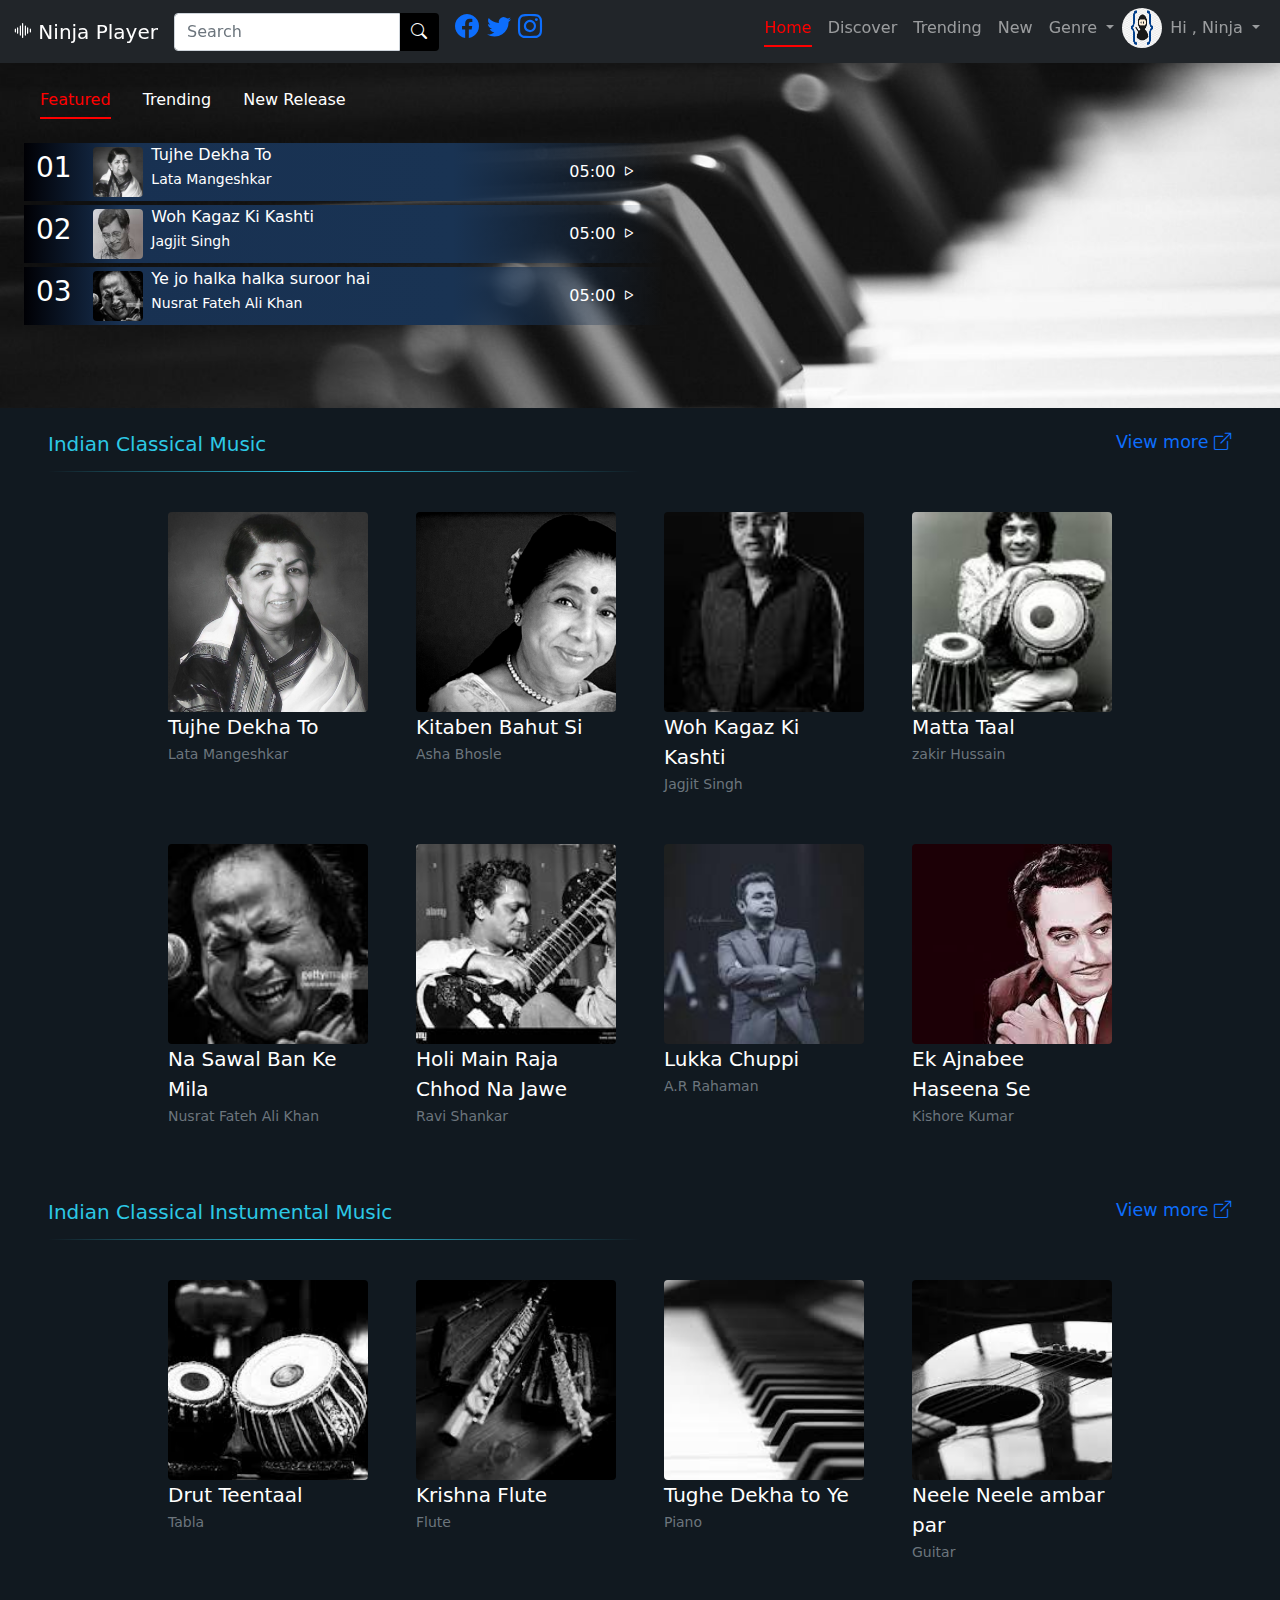
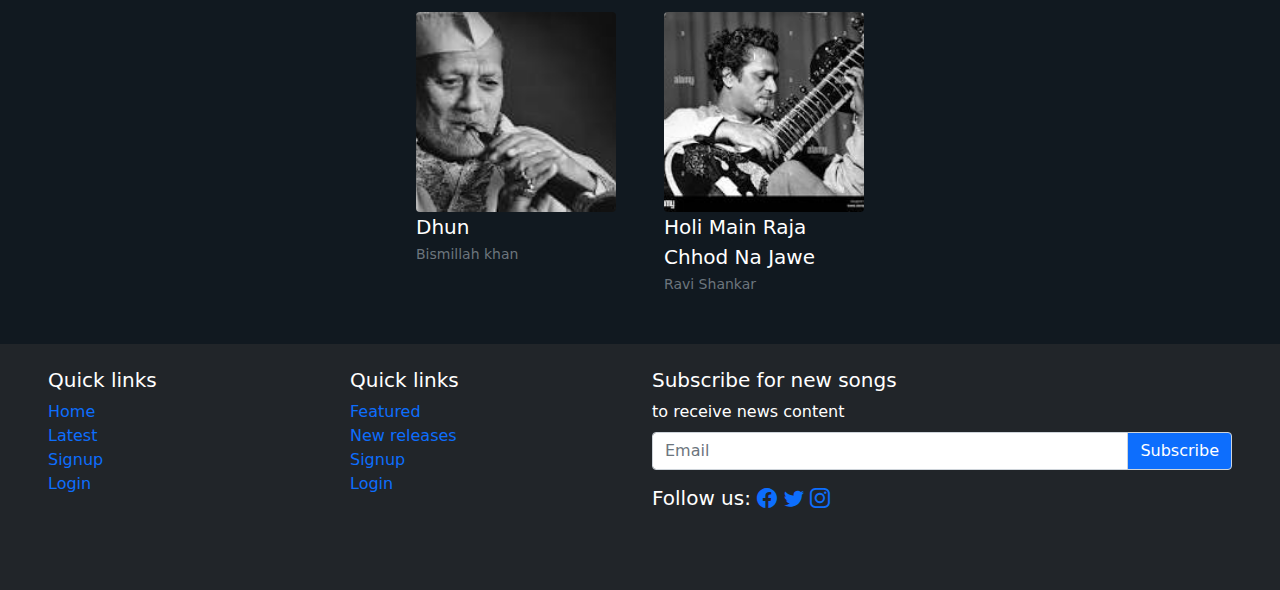
<file: secondPage/second.html>
<!DOCTYPE html>
<html>
  <head>
    <title>Soundwave Template</title>
    <link rel="stylesheet" type="text/css" href="css/bootstrap.min.css" />
    <link rel="stylesheet" type="text/css" href="css/bootstrap-icons.min.css" />
    <link rel="stylesheet" type="text/css" href="css/custom.css" />
  </head>
  <body>
    <!--start main area-->
    <main>
      <!--start navigation-->
      <nav
        class="mainnav shadow navbar-expand-lg navbar navbar-dark bg-dark fixed-top"
        style="min-width: 350px"
      >
        <div class="container-fluid">
          <a class="navbar-brand" href="#">
            <i class="bi bi-soundwave"></i> Ninja Player
            <div style="font-size: 13px"></div>
          </a>

          <div>
            <div class="input-group">
              <input
                type="text"
                class="form-control"
                placeholder="Search"
                aria-label="Recipient's username"
                aria-describedby="basic-addon2"
              />
              <span
                class="bg-black text-white border-0 input-group-text"
                id="basic-addon2"
                ><i class="bi bi-search"></i
              ></span>
            </div>
          </div>

          <div class="text-white h4 mx-3">
            <a href="">
              <i class="bi bi-facebook"></i>
            </a>
            <a href="">
              <i class="bi bi-twitter"></i>
            </a>
            <a href="">
              <i class="bi bi-instagram"></i>
            </a>
          </div>
          <button
            class="navbar-toggler"
            type="button"
            data-bs-toggle="collapse"
            data-bs-target="#navbarSupportedContent"
            aria-controls="navbarSupportedContent"
            aria-expanded="false"
            aria-label="Toggle navigation"
          >
            <span class="navbar-toggler-icon"></span>
          </button>

          <div class="collapse navbar-collapse" id="navbarSupportedContent">
            <ul class="navbar-nav ms-auto mb-2 mb-lg-0">
              <li class="nav-item">
                <a class="nav-link active" aria-current="page" href="#">Home</a>
              </li>
              <li class="nav-item">
                <a class="nav-link" href="#">Discover</a>
              </li>
              <li class="nav-item">
                <a class="nav-link" href="#">Trending</a>
              </li>
              <li class="nav-item">
                <a class="nav-link" href="#">New</a>
              </li>

              <li class="nav-item dropdown">
                <a
                  class="nav-link dropdown-toggle"
                  href="#"
                  id="navbarDropdown"
                  role="button"
                  data-bs-toggle="dropdown"
                  aria-expanded="false"
                >
                  Genre
                </a>
                <ul
                  class="dropdown-menu bg-dark"
                  aria-labelledby="navbarDropdown"
                >
                  <li><a class="dropdown-item text-white" href="#">Pop</a></li>
                  <li><a class="dropdown-item text-white" href="#">R&B</a></li>
                  <li><hr class="dropdown-divider" /></li>
                  <li>
                    <a class="dropdown-item text-white" href="#">Country</a>
                  </li>
                </ul>
              </li>

              <img
                class="rounded-circle"
                src="images/profileImg.png"
                style="width: 40px; height: 40px"
              />
              <li class="nav-item dropdown">
                <a
                  class="nav-link dropdown-toggle"
                  href="#"
                  id="navbarDropdown"
                  role="button"
                  data-bs-toggle="dropdown"
                  aria-expanded="false"
                >
                  Hi , Ninja
                </a>
                <ul
                  class="dropdown-menu dropdown-menu-end bg-dark"
                  aria-labelledby="navbarDropdown"
                >
                  <li>
                    <a class="dropdown-item text-white" href="#"
                      ><i class="bi bi-person"></i> Profile</a
                    >
                  </li>
                  <li>
                    <a class="dropdown-item text-white" href="#"
                      ><i class="bi bi-gear"></i> Settings</a
                    >
                  </li>
                  <li><hr class="dropdown-divider" /></li>
                  <li>
                    <a class="dropdown-item text-white" href="#"
                      ><i class="bi bi-box-arrow-right"></i> Logout</a
                    >
                  </li>
                </ul>
              </li>
            </ul>
          </div>
        </div>
      </nav>
      <!--end navigation-->

      <!--start hero area-->
      <div class="hero-area text-white pt-5 mt-2">
        <div class="nav-spacer"></div>

        <ul
          class="hero-nav nav m-4 nav-pills mb-3"
          id="pills-tab"
          role="tablist"
        >
          <li class="nav-item" role="presentation">
            <button
              class="text-white nav-link active"
              id="pills-home-tab"
              data-bs-toggle="pill"
              data-bs-target="#pills-home"
              type="button"
              role="tab"
              aria-controls="pills-home"
              aria-selected="true"
            >
              Featured
            </button>
          </li>
          <li class="nav-item" role="presentation">
            <button
              class="text-white nav-link"
              id="pills-profile-tab"
              data-bs-toggle="pill"
              data-bs-target="#pills-profile"
              type="button"
              role="tab"
              aria-controls="pills-profile"
              aria-selected="false"
            >
              Trending
            </button>
          </li>
          <li class="nav-item" role="presentation">
            <button
              class="text-white nav-link"
              id="pills-contact-tab"
              data-bs-toggle="pill"
              data-bs-target="#pills-contact"
              type="button"
              role="tab"
              aria-controls="pills-contact"
              aria-selected="false"
            >
              New Release
            </button>
          </li>
        </ul>
        <div class="tab-content" id="pills-tabContent">
          <div
            class="tab-pane fade show active"
            id="pills-home"
            role="tabpanel"
            aria-labelledby="pills-home-tab"
            tabindex="0"
          >
            <!--small song item-->
            <div class="song-small m-1 ms-4 col-md-6 row align-items-center">
              <div class="col-1 h3">01</div>
              <div class="col d-flex">
                <img
                  class="song-small-img rounded m-1"
                  src="images/lataJi.jpg"
                />
                <div class="ms-1">
                  <div>Tujhe Dekha To</div>
                  <small>Lata Mangeshkar</small>
                </div>
              </div>
              <div class="col-2">05:00 <i class="bi bi-play"></i></div>
            </div>
            <!--end small song item-->

            <!--small song item-->
            <div class="song-small m-1 ms-4 col-md-6 row align-items-center">
              <div class="col-1 h3">02</div>
              <div class="col d-flex">
                <img
                  class="song-small-img rounded m-1"
                  src="images/jagjit3.jpg"
                />
                <div class="ms-1">
                  <div>Woh Kagaz Ki Kashti</div>
                  <small>Jagjit Singh</small>
                </div>
              </div>
              <div class="col-2">05:00 <i class="bi bi-play"></i></div>
            </div>
            <!--end small song item-->

            <!--small song item-->
            <div class="song-small m-1 ms-4 col-md-6 row align-items-center">
              <div class="col-1 h3">03</div>
              <div class="col d-flex">
                <img
                  class="song-small-img rounded m-1"
                  src="images/nusrat2.jpg"
                />
                <div class="ms-1">
                  <div>Ye jo halka halka suroor hai</div>
                  <small>Nusrat Fateh Ali Khan</small>
                </div>
              </div>
              <div class="col-2">05:00 <i class="bi bi-play"></i></div>
            </div>
            <!--end small song item-->
          </div>
          <div
            class="tab-pane fade"
            id="pills-profile"
            role="tabpanel"
            aria-labelledby="pills-profile-tab"
            tabindex="0"
          >
            <!--small song item-->
            <div class="song-small m-1 ms-4 col-md-6 row align-items-center">
              <div class="col-1 h3">01</div>
              <div class="col d-flex">
                <img
                  class="song-small-img rounded m-1"
                  src="images/ashaJi.jpg"
                />
                <div class="ms-1">
                  <div>Kitaben Bahut Si</div>
                  <small>Asha Bhosle</small>
                </div>
              </div>
              <div class="col-2">05:00 <i class="bi bi-play"></i></div>
            </div>
            <!--end small song item-->

            <!--small song item-->
            <div class="song-small m-1 ms-4 col-md-6 row align-items-center">
              <div class="col-1 h3">02</div>
              <div class="col d-flex">
                <img
                  class="song-small-img rounded m-1"
                  src="images/zakir1.jpg"
                />
                <div class="ms-1">
                  <div>Matta Taal</div>
                  <small>zakir Hussain</small>
                </div>
              </div>
              <div class="col-2">05:00 <i class="bi bi-play"></i></div>
            </div>
            <!--end small song item-->

            <!--small song item-->
            <div class="song-small m-1 ms-4 col-md-6 row align-items-center">
              <div class="col-1 h3">03</div>
              <div class="col d-flex">
                <img
                  class="song-small-img rounded m-1"
                  src="images/mahesh.jpg"
                />
                <div class="ms-1">
                  <div>Tum hi ho</div>
                  <small>Mahesh</small>
                </div>
              </div>
              <div class="col-2">05:00 <i class="bi bi-play"></i></div>
            </div>
            <!--end small song item-->

            <!--small song item-->
            <div class="song-small m-1 ms-4 col-md-6 row align-items-center">
              <div class="col-1 h3">04</div>
              <div class="col d-flex">
                <img
                  class="song-small-img rounded m-1"
                  src="images/ravi1.jpg"
                />
                <div class="ms-1">
                  <div>Holi Main Raja Chhod Na Jawe</div>
                  <small>Ravi Shankar</small>
                </div>
              </div>
              <div class="col-2">05:00 <i class="bi bi-play"></i></div>
            </div>
            <!--end small song item-->
          </div>
          <div
            class="tab-pane fade"
            id="pills-contact"
            role="tabpanel"
            aria-labelledby="pills-contact-tab"
            tabindex="0"
          >
            <!--small song item-->
            <div class="song-small m-1 ms-4 col-md-6 row align-items-center">
              <div class="col-1 h3">01</div>
              <div class="col d-flex">
                <img
                  class="song-small-img rounded m-1"
                  src="images/arRahaman.jpg"
                />
                <div class="ms-1">
                  <div>Mare ma</div>
                  <small>A.R rahaman</small>
                </div>
              </div>
              <div class="col-2">05:00 <i class="bi bi-play"></i></div>
            </div>
            <!--end small song item-->

            <!--small song item-->
            <div class="song-small m-1 ms-4 col-md-6 row align-items-center">
              <div class="col-1 h3">02</div>
              <div class="col d-flex">
                <img
                  class="song-small-img rounded m-1"
                  src="images/asha1.jpg"
                />
                <div class="ms-1">
                  <div>Piya Tu Ab To Aaja</div>
                  <small>Asha Bhosle</small>
                </div>
              </div>
              <div class="col-2">05:00 <i class="bi bi-play"></i></div>
            </div>
            <!--end small song item-->

            <!--small song item-->
            <div class="song-small m-1 ms-4 col-md-6 row align-items-center">
              <div class="col-1 h3">03</div>
              <div class="col d-flex">
                <img
                  class="song-small-img rounded m-1"
                  src="images/lataJi.jpg"
                />
                <div class="ms-1">
                  <div>Tujhe Dekha To</div>
                  <small>Lata Mangeshkar</small>
                </div>
              </div>
              <div class="col-2">05:00 <i class="bi bi-play"></i></div>
            </div>
            <!--end small song item-->

            <!--small song item-->
            <div class="song-small m-1 ms-4 col-md-6 row align-items-center">
              <div class="col-1 h3">04</div>
              <div class="col d-flex">
                <img
                  class="song-small-img rounded m-1"
                  src="images/zakir1.jpg"
                />
                <div class="ms-1">
                  <div>Matta Taal</div>
                  <small>zakir Hussain</small>
                </div>
              </div>
              <div class="col-2">05:00 <i class="bi bi-play"></i></div>
            </div>
            <!--end small song item-->

            <!--small song item-->
            <div class="song-small m-1 ms-4 col-md-6 row align-items-center">
              <div class="col-1 h3">05</div>
              <div class="col d-flex">
                <img
                  class="song-small-img rounded m-1"
                  src="images/jagjit3.jpg"
                />
                <div class="ms-1">
                  <div>Jagjit Singh</div>
                  <small>Jagjit Singh</small>
                </div>
              </div>
              <div class="col-2">05:00 <i class="bi bi-play"></i></div>
            </div>
            <!--end small song item-->
          </div>
        </div>
      </div>
      <!--end hero area-->

      <h5 class="song-category-title mx-5 pt-4">
        Indian Classical Music
        <small class="float-end"
          ><a href="">View more <i class="bi bi-box-arrow-up-right"></i></a
        ></small>
      </h5>

      <!-- start category area-->
      <section
        class="pt-2 p-4 mx-5 d-flex justify-content-center"
        style="flex-wrap: wrap"
      >
        <!--song card start-->
        <div class="m-4" style="width: 200px">
          <div style="position: relative">
            <img
              src="images/lataJi.jpg"
              class="big-song-img rounded img-fluid"
            />
            <a href="#">
              <div class="big-song-hover">
                <i class="h1 bi bi-play"></i>
              </div>
            </a>
          </div>
          <div>
            <div class="lead text-white">Tujhe Dekha To</div>
            <small class="text-muted">Lata Mangeshkar</small>
          </div>
        </div>
        <!--song card end-->

        <!--song card start-->
        <div class="m-4" style="width: 200px">
          <div style="position: relative">
            <img
              src="images/ashaJi.jpg"
              class="big-song-img rounded img-fluid"
            />
            <a href="#">
              <div class="big-song-hover">
                <i class="h1 bi bi-play"></i>
              </div>
            </a>
          </div>
          <div>
            <div class="lead text-white">Kitaben Bahut Si</div>
            <small class="text-muted">Asha Bhosle</small>
          </div>
        </div>
        <!--song card end-->

        <!--song card start-->
        <div class="m-4" style="width: 200px">
          <div style="position: relative">
            <img
              src="images/jagjit2.jpg"
              class="big-song-img rounded img-fluid"
            />
            <a href="#">
              <div class="big-song-hover">
                <i class="h1 bi bi-play"></i>
              </div>
            </a>
          </div>
          <div>
            <div class="lead text-white">Woh Kagaz Ki Kashti</div>
            <small class="text-muted">Jagjit Singh</small>
          </div>
        </div>
        <!--song card end-->

        <!--song card start-->
        <div class="m-4" style="width: 200px">
          <div style="position: relative">
            <img
              src="images/zakir1.jpg"
              class="big-song-img rounded img-fluid"
            />
            <a href="#">
              <div class="big-song-hover">
                <i class="h1 bi bi-play"></i>
              </div>
            </a>
          </div>
          <div>
            <div class="lead text-white">Matta Taal</div>
            <small class="text-muted">zakir Hussain</small>
          </div>
        </div>
        <!--song card end-->

        <!--song card start-->
        <div class="m-4" style="width: 200px">
          <div style="position: relative">
            <img
              src="images/nusrat2.jpg"
              class="big-song-img rounded img-fluid"
            />
            <a href="#">
              <div class="big-song-hover">
                <i class="h1 bi bi-play"></i>
              </div>
            </a>
          </div>
          <div>
            <div class="lead text-white">Na Sawal Ban Ke Mila</div>
            <small class="text-muted">Nusrat Fateh Ali Khan</small>
          </div>
        </div>
        <!--song card end-->

        <!--song card start-->
        <div class="m-4" style="width: 200px">
          <div style="position: relative">
            <img
              src="images/ravi1.jpg"
              class="big-song-img rounded img-fluid"
            />
            <a href="#">
              <div class="big-song-hover">
                <i class="h1 bi bi-play"></i>
              </div>
            </a>
          </div>
          <div>
            <div class="lead text-white">Holi Main Raja Chhod Na Jawe</div>
            <small class="text-muted">Ravi Shankar</small>
          </div>
        </div>
        <!--song card end-->

        <!--song card start-->
        <div class="m-4" style="width: 200px">
          <div style="position: relative">
            <img
              src="images/arRahaman.jpg"
              class="big-song-img rounded img-fluid"
            />
            <a href="#">
              <div class="big-song-hover">
                <i class="h1 bi bi-play"></i>
              </div>
            </a>
          </div>
          <div>
            <div class="lead text-white">Lukka Chuppi</div>
            <small class="text-muted">A.R Rahaman</small>
          </div>
        </div>
        <!--song card end-->

        <!--song card start-->
        <div class="m-4" style="width: 200px">
          <div style="position: relative">
            <img
              src="images/kishor5.jpg"
              class="big-song-img rounded img-fluid"
            />
            <a href="#">
              <div class="big-song-hover">
                <i class="h1 bi bi-play"></i>
              </div>
            </a>
          </div>
          <div>
            <div class="lead text-white">Ek Ajnabee Haseena Se</div>
            <small class="text-muted">Kishore Kumar</small>
          </div>
        </div>
        <!--song card end-->
      </section>
      <!-- end category area-->

      <h5 class="song-category-title mx-5 pt-4">
        Indian Classical Instumental Music
        <small class="float-end"
          ><a href="">View more <i class="bi bi-box-arrow-up-right"></i></a
        ></small>
      </h5>

      <!-- start category area-->
      <section
        class="pt-2 p-4 mx-5 d-flex justify-content-center"
        style="flex-wrap: wrap"
      >
        <!--song card start-->
        <div class="m-4" style="width: 200px">
          <div style="position: relative">
            <img
              src="images/tabla.jpg"
              class="big-song-img rounded img-fluid"
            />
            <a href="#">
              <div class="big-song-hover">
                <i class="h1 bi bi-play"></i>
              </div>
            </a>
          </div>
          <div>
            <div class="lead text-white">Drut Teentaal</div>
            <small class="text-muted">Tabla</small>
          </div>
        </div>
        <!--song card end-->

        <!--song card start-->
        <div class="m-4" style="width: 200px">
          <div style="position: relative">
            <img
              src="images/flute.jpg"
              class="big-song-img rounded img-fluid"
            />
            <a href="#">
              <div class="big-song-hover">
                <i class="h1 bi bi-play"></i>
              </div>
            </a>
          </div>
          <div>
            <div class="lead text-white">Krishna Flute</div>
            <small class="text-muted">Flute</small>
          </div>
        </div>
        <!--song card end-->

        <!--song card start-->
        <div class="m-4" style="width: 200px">
          <div style="position: relative">
            <img
              src="images/piano.jpg"
              class="big-song-img rounded img-fluid"
            />
            <a href="#">
              <div class="big-song-hover">
                <i class="h1 bi bi-play"></i>
              </div>
            </a>
          </div>
          <div>
            <div class="lead text-white">Tughe Dekha to Ye</div>
            <small class="text-muted">Piano</small>
          </div>
        </div>
        <!--song card end-->

        <!--song card start-->
        <div class="m-4" style="width: 200px">
          <div style="position: relative">
            <img
              src="images/guitar.jpg"
              class="big-song-img rounded img-fluid"
            />
            <a href="#">
              <div class="big-song-hover">
                <i class="h1 bi bi-play"></i>
              </div>
            </a>
          </div>
          <div>
            <div class="lead text-white">Neele Neele ambar par</div>
            <small class="text-muted">Guitar</small>
          </div>
        </div>
        <!--song card end-->

        <!--song card start-->
        <div class="m-4" style="width: 200px">
          <div style="position: relative">
            <img
              src="images/bismil1.jpg"
              class="big-song-img rounded img-fluid"
            />
            <a href="#">
              <div class="big-song-hover">
                <i class="h1 bi bi-play"></i>
              </div>
            </a>
          </div>
          <div>
            <div class="lead text-white">Dhun</div>
            <small class="text-muted">Bismillah khan</small>
          </div>
        </div>
        <!--song card end-->

        <!--song card start-->
        <div class="m-4" style="width: 200px">
          <div style="position: relative">
            <img
              src="images/ravi1.jpg"
              class="big-song-img rounded img-fluid"
            />
            <a href="#">
              <div class="big-song-hover">
                <i class="h1 bi bi-play"></i>
              </div>
            </a>
          </div>
          <div>
            <div class="lead text-white">Holi Main Raja Chhod Na Jawe</div>
            <small class="text-muted">Ravi Shankar</small>
          </div>
        </div>
        <!--song card end-->
      </section>
      <!-- end category area-->
    </main>
    <!--end main area-->

    <footer class="p-5 pt-4 row bg-dark text-white">
      <div class="col-md-3 mb-4 col-sm-6">
        <h5>Quick links</h5>
        <ul class="nav flex-column">
          <li><a href="#">Home</a></li>
          <li><a href="#">Latest</a></li>
          <li><a href="#">Signup</a></li>
          <li><a href="#">Login</a></li>
        </ul>
      </div>
      <div class="col-md-3 mb-4 col-sm-6">
        <h5>Quick links</h5>
        <ul class="nav flex-column">
          <li><a href="#">Featured</a></li>
          <li><a href="#">New releases</a></li>
          <li><a href="#">Signup</a></li>
          <li><a href="#">Login</a></li>
        </ul>
      </div>
      <div class="col-md-6 mb-4">
        <h5>Subscribe for new songs</h5>
        <div>to receive news content</div>

        <div class="input-group mb-3 mt-2">
          <input type="text" class="form-control" placeholder="Email" />
          <span class="bg-primary text-white input-group-text" id="basic-addon2"
            >Subscribe</span
          >
        </div>

        <div class="text-white h5">
          Follow us:
          <a href="">
            <i class="bi bi-facebook"></i>
          </a>
          <a href="">
            <i class="bi bi-twitter"></i>
          </a>
          <a href="">
            <i class="bi bi-instagram"></i>
          </a>
        </div>
      </div>
    </footer>
  </body>

  <script src="js/bootstrap.min.js"></script>
</html>
</file>
<file: secondPage/css/custom.css>
body {
  /* background-color: #0b1828; */
  background-color: #111920;
  min-width: 350px;
}

body a {
  text-decoration: none;
}

.mainnav .active {
  color: red !important;
}

.mainnav .active::after {
  content: "";
  background-color: red;
  height: 2px;
  display: block;
  margin-top: 5px;
}

.hero-nav .active {
  color: red !important;
  background-color: transparent !important;
}

.hero-nav .active::after {
  content: "";
  background-color: red;
  height: 2px;
  display: block;
  margin-top: 5px;
}

.hero-area {
  background-image: url("../images/p.jpg");
  background-size: cover;
  background-position: center;
  min-height: 400px;
  background-position: 20% 30%;
  background-size: 100%;
}

.song-small:hover {
  border: solid thin grey;
  cursor: pointer;
  transform: translateY(-10px);
}

.song-small {
  background-color: #193353;
  background: linear-gradient(
    90deg,
    rgba(0, 0, 4, 1) 0%,
    rgba(24, 49, 82, 1) 15%,
    rgba(25, 51, 83, 1) 67%,
    rgba(0, 212, 255, 0) 100%
  );
  transition: all 0.3s ease;
}

.song-small-img {
  width: 50px;
  height: 50px;
  object-fit: cover;
}

.song-category-title::after {
  content: "";
  background-color: #2cc8e5;
  background: linear-gradient(
    90deg,
    rgba(24, 49, 82, 0) 0%,
    rgba(44, 200, 229, 1) 44%,
    rgba(0, 212, 255, 0) 100%
  );
  height: 1px;
  display: block;
  margin-top: 15px;
  width: 50%;
}

.song-category-title {
  color: #2cc8e5;
}

.big-song-hover i {
  left: 50%;
  top: 50%;
  position: absolute;
  transform: translate(-50%, -50%);
}

.big-song-hover:hover {
  opacity: 1;
}

.big-song-hover {
  position: absolute;
  background-color: #000000bb;
  left: 0px;
  top: 0px;
  width: 200px;
  height: 200px;
  opacity: 0;
  transition: all 0.8s ease;
}

.big-song-img {
  width: 200px;
  height: 200px;
  object-fit: cover;
}

@media (max-width: 602px) {
  .nav-spacer {
    height: 50px;
  }
}

@media (max-width: 435px) {
  .nav-spacer {
    height: 80px;
  }
}
</file>
